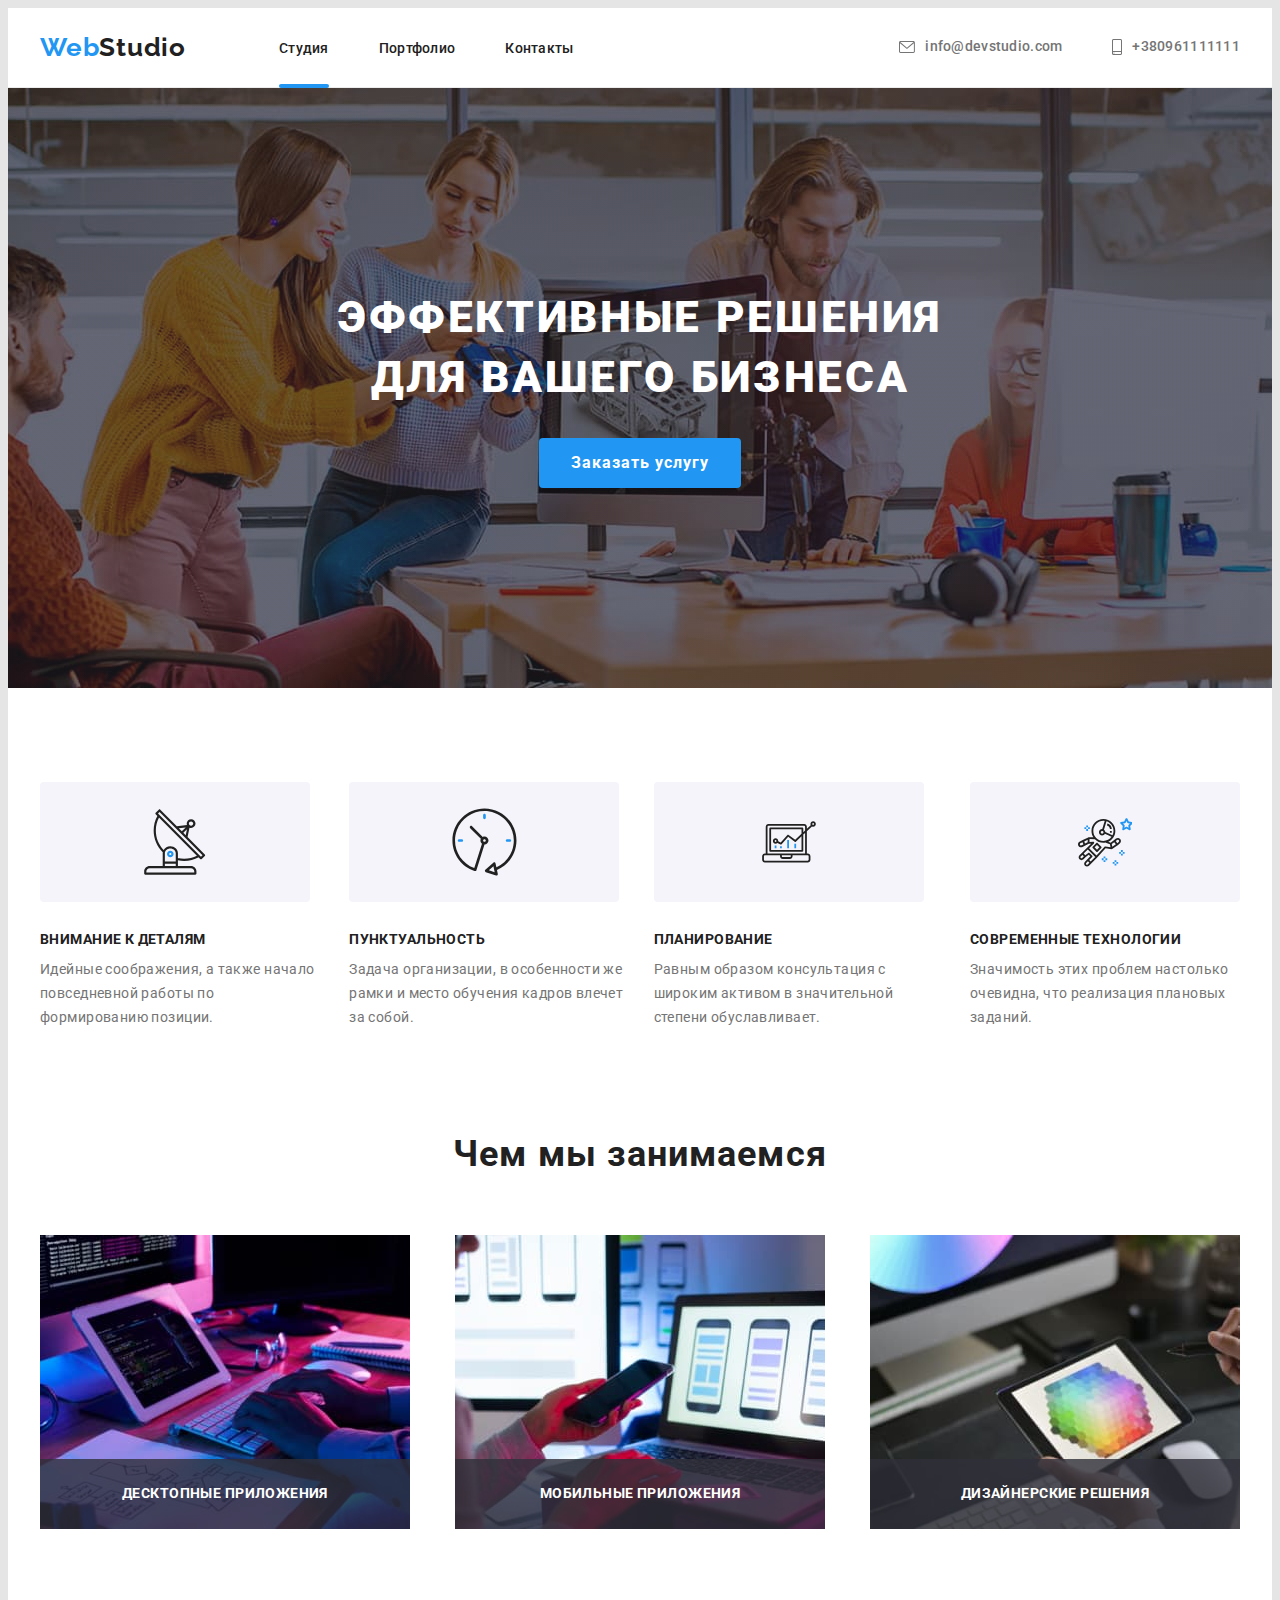
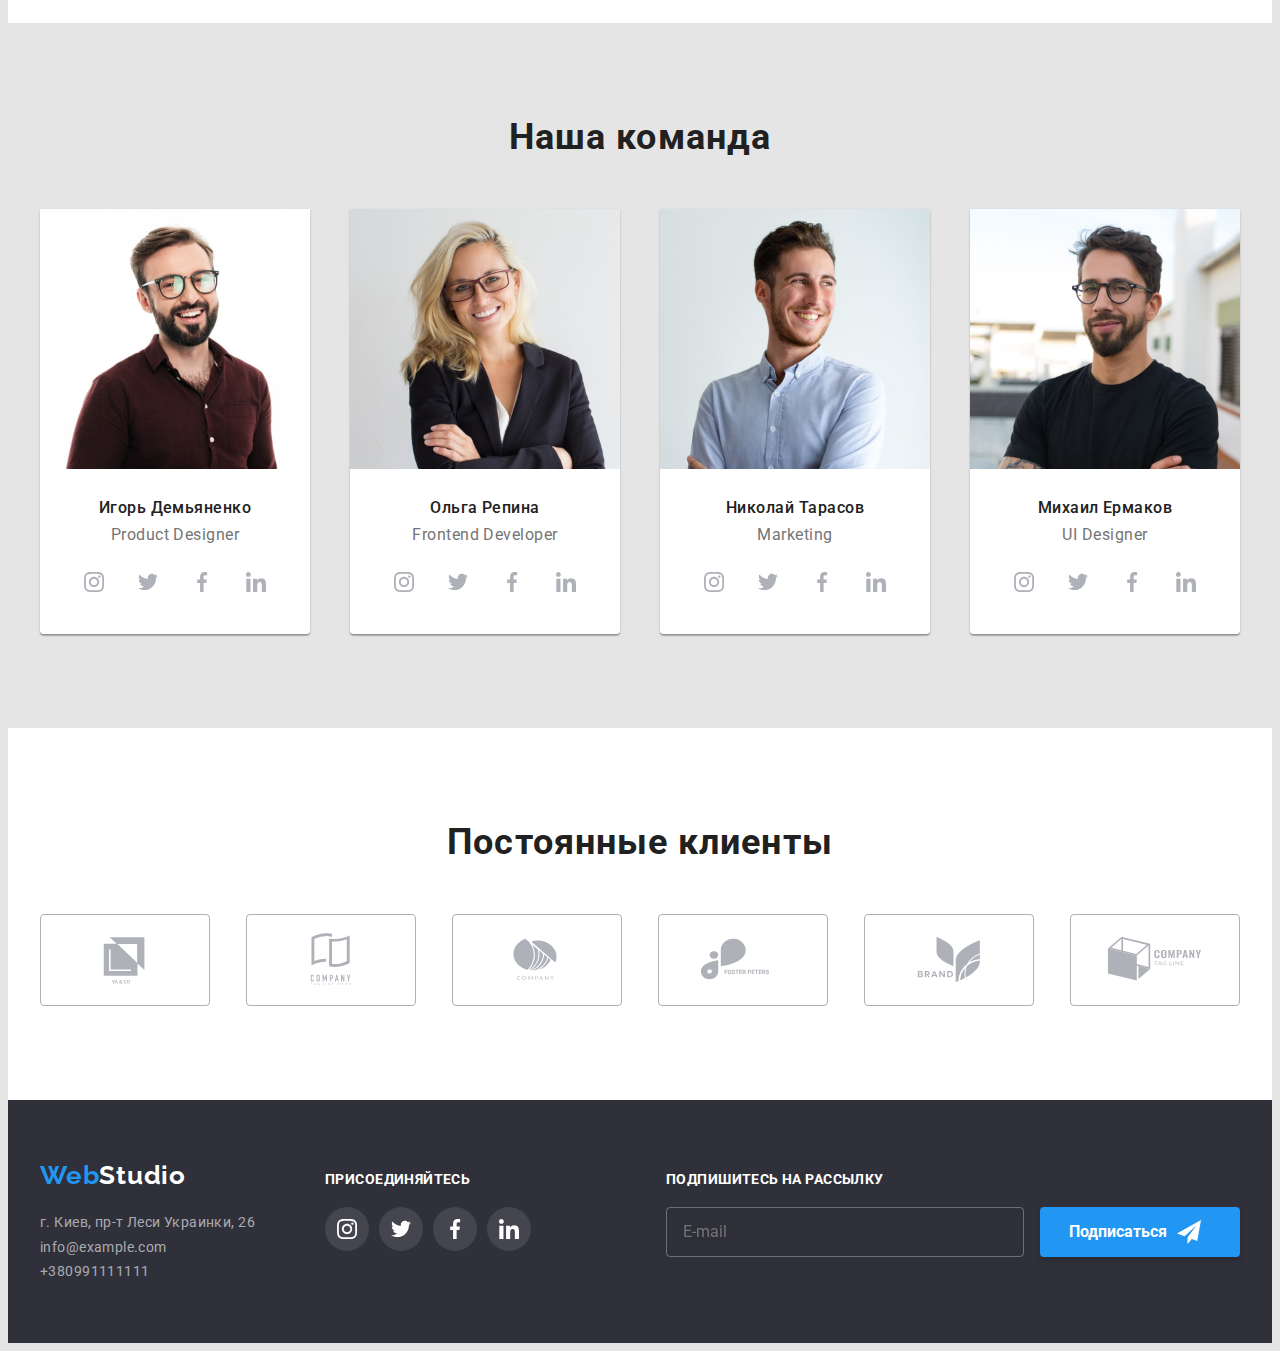
<file: index.html>
<!DOCTYPE html>
<html lang="ru">

<head>
    <meta charset="UTF-8">
    <meta http-equiv="X-UA-Compatible" content="IE=edge">
    <meta name="viewport" content="width=device-width, initial-scale=1.0">
    <link rel="preconnect" href="https://fonts.googleapis.com">
    <link rel="preconnect" href="https://fonts.gstatic.com" crossorigin>
    <link
        href="https://fonts.googleapis.com/css2?family=Raleway:wght@700&family=Roboto:wght@400;500;700;900&display=swap"
        rel="stylesheet">

    <link rel="stylesheet" href="./css/styles.css">
    <title>Document</title>

</head>

<body>
    <header class="header">
        <div class="container header-cont">
            <nav class="header-navigation">
                <a class="link header-logo" href="">Web<span class="letter">Studio</span></a>

                <ul class="list header-list">
                    <li class="header-item"><a class="link header-link active" href="./index.html">Студия</a></li>
                    <li class="header-item"><a class="link header-link" href="./portfolio.html">Портфолио</a></li>
                    <li class="header-item"><a class="link header-link" href="">Контакты</a></li>
                </ul>
            </nav>


            <ul class="list header-contact">
                <li class="header-contact-item"><a class="link header-contact-mail" href="mailto:info@devstudio.com">
                        <svg class="contact-icon" width="16" height="12">
                            <use href="./images/icons.svg#icon-envelope"></use>
                        </svg>


                        info@devstudio.com</a></li>



                <li class="header-contact-item"><a class="link header-contact-phone " href="tel:+380961111111">

                        <svg class="contact-icon" width="10" height="16">
                            <use href="./images/icons.svg#icon-phone"></use>
                        </svg>
                        +380961111111</a>
                </li>
            </ul>



        </div>
    </header>



    <main>

        <section class="hero-sect">




            <h1 class="hero-text">Эффективные решения для вашего бизнеса</h1>


            <button class="btn" type="button" data-modal-open>Заказать услугу</button>



        </section>





        <section class="about section">

            <div class="container">

                <ul class="about-list">

                    <li class="about-item list">

                        <div class="about-card">
                            <svg class="header-so-icon" width="65.32" height="70">

                                <use href="./images/icons.svg#icon-antenna"></use>
                            </svg>
                        </div>
                        <h3 class="about-title">Внимание к деталям</h3>
                        <p class="about-text">Идейные соображения, а также начало повседневной работы по формированию
                            позиции.</p>

                    </li>

                    <li class="about-item list">
                        <div class="about-card">
                            <svg class="header-so-icon" width="66.96" height="70">

                                <use href="./images/icons.svg#icon-clock"></use>
                            </svg>
                        </div>
                        <h3 class="about-title">Пунктуальность</h3>
                        <p class="about-text">Задача организации, в особенности же рамки и место обучения кадров влечет
                            за собой.</p>
                    </li>
                    <li class="about-item list">

                        <div class="about-card">
                            <svg class="header-so-icon" width="70" height="53.69">

                                <use href="./images/icons.svg#icon-diagram"></use>
                            </svg>
                        </div>
                        <h3 class="about-title">Планирование</h3>
                        <p class="about-text">Равным образом консультация с широким активом в значительной степени
                            обуславливает.</p>
                    </li>
                    <li class="about-item list">
                        <div class="about-card">
                            <svg class="header-so-icon" width="54.83" height="60.66">

                                <use href="./images/icons.svg#icon-astronaut"></use>
                            </svg>
                        </div>
                        <h3 class="about-title">Современные технологии</h3>
                        <p class="about-text">Значимость этих проблем настолько очевидна, что реализация плановых
                            заданий.</p>
                    </li>
                </ul>

            </div>

        </section>


        <section class="section about-work">



            <div class="container">

                <h2 class="about-work-title">Чем мы занимаемся</h2>


                <ul class="about-w-list">

                    <li class="about-w-item list">
                        
                    
                    <img src="./images/img1.jpg" alt="Игорь Демьяненко" width="370" height="294">
                    <div class="about-pic-bm">
                        <h4 class="about-pic-text"> Десктопные приложения</h4>
                    </div>
                    
                    
                    </li>
                    <li class="about-w-item list">
                        <img src="./images/img2.jpg" alt="Ольга Репина" width="370" height="294">
                        <div class="about-pic-bm">
                            <h4 class="about-pic-text">Мобильные приложения</h4>
                        </div>
                    </li>
                    <li class="about-w-item list">
                        <img src="./images/img3.jpg" alt="Ольга Репина" width="370" height="294">
                        <div class="about-pic-bm">
                            <h4 class="about-pic-text"> Дизайнерские решения</h4>
                        </div>
                    </li>
                </ul>

            </div>

        </section>

        <section class="comand-sect section">


            <div class="container">

                <h2 class="comand-title">Наша команда</h2>

                <ul class="list comand-list">


                    <li class="comand-item">
                        <article class="card">
                            <div class="card-thumb">
                                <img src="./images/img4.jpg" alt="Игорь Демьяненко" width="270" height="260">
                                <div class="card-content-comand">
                                    <h3 class="comand-text">Игорь Демьяненко</h3>
                                    <p class="comand-pre-text" lang="en">Product Designer</p>
                                    <ul class="social-list list">
                                        <li class="social-item">
                                            <a href="" class="master-so-link">
                                                <svg class="master-so-icon" width="20" height="20">

                                                    <use href="./images/icons.svg#icon-insta"></use>
                                                </svg>

                                            </a>
                                        </li>
                                        <li class="social-item">
                                            <a href="" class="master-so-link">
                                                <svg class="master-so-icon" width="20" height="20">

                                                    <use href="./images/icons.svg#icon-twit"></use>
                                                </svg>

                                            </a>
                                        </li>
                                        <li class="social-item">
                                            <a href="" class="master-so-link">
                                                <svg class="master-so-icon" width="20" height="20">

                                                    <use href="./images/icons.svg#icon-fb"></use>
                                                </svg>

                                            </a>
                                        </li>
                                        <li class="social-item">
                                            <a href="" class="master-so-link">
                                                <svg class="master-so-icon" width="20" height="20">

                                                    <use href="./images/icons.svg#icon-link"></use>
                                                </svg>

                                            </a>
                                    </ul>
                                </div>
                            </div>
                        </article>

                    </li>

                    <li class="comand-item">
                        <article class="card">
                            <div class="card-thumb">
                                <img src="./images/img5.jpg" alt="Ольга Репина" width="270" height="260">
                                <div class="card-content-comand">
                                    <h3 class="comand-text">Ольга Репина</h3>
                                    <p class="comand-pre-text" lang="en">Frontend Developer</p>
                                    <ul class="social-list list">
                                        <li class="social-item">
                                            <a href="" class="master-so-link">
                                                <svg class="master-so-icon" width="20" height="20">

                                                    <use href="./images/icons.svg#icon-insta"></use>
                                                </svg>

                                            </a>
                                        </li>
                                        <li class="social-item">
                                            <a href="" class="master-so-link">
                                                <svg class="master-so-icon" width="20" height="20">

                                                    <use href="./images/icons.svg#icon-twit"></use>
                                                </svg>

                                            </a>
                                        </li>
                                        <li class="social-item">
                                            <a href="" class="master-so-link">
                                                <svg class="master-so-icon" width="20" height="20">

                                                    <use href="./images/icons.svg#icon-fb"></use>
                                                </svg>

                                            </a>
                                        </li>
                                        <li class="social-item">
                                            <a href="" class="master-so-link">
                                                <svg class="master-so-icon" width="20" height="20">

                                                    <use href="./images/icons.svg#icon-link"></use>
                                                </svg>

                                            </a>
                                    </ul>


                                </div>
                            </div>
                        </article>

                    </li>


                    <li class="comand-item">
                        <article class="card">
                            <div class="card-thumb">
                                <img src="./images/img6.jpg" alt="Николай Тарасов" width="270" height="260">
                                <div class="card-content-comand">
                                    <h3 class="comand-text">Николай Тарасов</h3>
                                    <p class="comand-pre-text" lang="en">Marketing</p>
                                    <ul class="social-list list">
                                        <li class="social-item">
                                            <a href="" class="master-so-link">
                                                <svg class="master-so-icon" width="20" height="20">

                                                    <use href="./images/icons.svg#icon-insta"></use>
                                                </svg>

                                            </a>
                                        </li>
                                        <li class="social-item">
                                            <a href="" class="master-so-link">
                                                <svg class="master-so-icon" width="20" height="20">

                                                    <use href="./images/icons.svg#icon-twit"></use>
                                                </svg>

                                            </a>
                                        </li>
                                        <li class="social-item">
                                            <a href="" class="master-so-link">
                                                <svg class="master-so-icon" width="20" height="20">

                                                    <use href="./images/icons.svg#icon-fb"></use>
                                                </svg>

                                            </a>
                                        </li>
                                        <li class="social-item">
                                            <a href="" class="master-so-link">
                                                <svg class="master-so-icon" width="20" height="20">

                                                    <use href="./images/icons.svg#icon-link"></use>
                                                </svg>

                                            </a>
                                    </ul>
                                </div>
                            </div>
                        </article>

                    </li>


                    <li class="comand-item">
                        <article class="card">
                            <div class="card-thumb">
                                <img src="./images/img7.jpg" alt="Михаил Ермаков" width="270" height="260">
                                <div class="card-content-comand">
                                    <h3 class="comand-text">Михаил Ермаков</h3>
                                    <p class="comand-pre-text" lang="en">UI Designer</p>
                                    <ul class="social-list list">
                                        <li class="social-item">
                                            <a href="" class="master-so-link">
                                                <svg class="master-so-icon" width="20" height="20">

                                                    <use href="./images/icons.svg#icon-insta"></use>
                                                </svg>

                                            </a>
                                        </li>
                                        <li class="social-item">
                                            <a href="" class="master-so-link">
                                                <svg class="master-so-icon" width="20" height="20">

                                                    <use href="./images/icons.svg#icon-twit"></use>
                                                </svg>

                                            </a>
                                        </li>
                                        <li class="social-item">
                                            <a href="" class="master-so-link">
                                                <svg class="master-so-icon" width="20" height="20">

                                                    <use href="./images/icons.svg#icon-fb"></use>
                                                </svg>

                                            </a>
                                        </li>
                                        <li class="social-item">
                                            <a href="" class="master-so-link">
                                                <svg class="master-so-icon" width="20" height="20">

                                                    <use href="./images/icons.svg#icon-link"></use>
                                                </svg>

                                            </a>
                                    </ul>
                                </div>
                            </div>
                        </article>

                    </li>

                </ul>

            </div>



        </section>

        <section class="section">
            <div class="container">

                <h2 class="kl-text">Постоянные клиенты</h2>
                <ul class="kl-list list">
                    <li class="kl-item">
                        <a href="" class="kl-link">
                            <svg class="kl-so-icon" width="106" height="60">

                                <use href="./images/icons.svg#icon-Logo"></use>
                            </svg>
                        </a>
                    </li>

                    <li class="kl-item">
                        <a href="" class="kl-link">
                            <svg class="kl-so-icon" width="106" height="60">

                                <use href="./images/icons.svg#icon-Logo1"></use>
                            </svg>
                        </a>
                    </li>
                    <li class="kl-item">
                        <a href="" class="kl-link">
                            <svg class="kl-so-icon" width="106" height="60">

                                <use href="./images/icons.svg#icon-Logo2"></use>
                            </svg>
                        </a>
                    </li>
                    <li class="kl-item">
                        <a href="" class="kl-link">
                            <svg class="kl-so-icon" width="106" height="60">

                                <use href="./images/icons.svg#icon-Logo3"></use>
                            </svg>
                        </a>
                    </li>
                    <li class="kl-item">
                        <a href="" class="kl-link">
                            <svg class="kl-so-icon" width="106" height="60">

                                <use href="./images/icons.svg#icon-Logo4"></use>
                            </svg>
                        </a>
                    </li>
                    <li class="kl-item">
                        <a href="" class="kl-link">
                            <svg class="kl-so-icon" width="106" height="60">

                                <use href="./images/icons.svg#icon-Logo5"></use>
                            </svg>
                        </a>
                    </li>
                </ul>
            </div>
        </section>


    </main>
    <footer class="footer">

        <div class="container footer-cont">

            <div class="footer-l">
                <a class="link footer-logo" href="">Web<span class="letter-f">Studio</span></a>


                <address class="footer-adress">

                    <ul class="list adress-list">
                        <li class="fotter-contact-item"><a class="link footer-contact-adress"
                                href="https://goo.gl/maps/qbF5qeyJRF77j8v56" target="_blank"
                                rel="noopener noreferrer">г. Киев, пр-т
                                Леси Украинки, 26</a></li>
                        <li class="fotter-contact-item"><a class="link footer-contact-mail"
                                href="mailto:info@example.com">info@example.com</a></li>
                        <li class="fotter-contact-item"><a class="link footer-contact-phone"
                                href="tel:+380991111111">+380991111111</a>
                        </li>
                    </ul>


                </address>
            </div>

            <div class="footer-r">
                <h3 class="pris">присоединяйтесь</h3>
                <ul class="f-social-list list">
                    <li class="f-social-item">
                        <a href="" class="f-master-so-link">
                            <svg class="f-master-so-icon" width="20" height="20">

                                <use href="./images/icons.svg#icon-insta"></use>
                            </svg>
                        </a>
                    </li>
                    <li class="f-social-item">
                        <a href="" class="f-master-so-link">
                            <svg class="f-master-so-icon" width="20" height="20">

                                <use href="./images/icons.svg#icon-twit"></use>
                            </svg>
                        </a>
                    </li>
                    <li class="f-social-item">
                        <a href="" class="f-master-so-link">
                            <svg class="f-master-so-icon" width="20" height="20">

                                <use href="./images/icons.svg#icon-fb"></use>
                            </svg>
                        </a>
                    </li>
                    <li class="f-social-item">
                        <a href="" class="f-master-so-link">
                            <svg class="f-master-so-icon" width="20" height="20">

                                <use href="./images/icons.svg#icon-link"></use>
                            </svg>
                        </a>
                    </li>
                </ul>
            </div>

            <div class="sub-cont">
                <p class="sub-text">Подпишитесь на рассылку</p>
            
                <form class="sub-form">
                    
                    <input type="email" class="sub-form-input" id="user-email" name="user-email"  placeholder="E-mail" required/>
                    
                    <button type="submit" class="sub-btn">Подписаться
                        <svg class="sub-but-svg" width="24" height="24"> 
                            <use href="./images/icons.svg#icon-icon-send"></use></svg>
                        </button>
                        </form>
                        </div>
                        
                    
                   
            
            
           
        </div>


  
      

    </footer>
    <div class="backdrop is-hidden" data-modal>

        <div class="modal">
            <button type="button" class="modal-close" data-modal-close>
                <svg class="modal-close-icon" width="18" height="18">
                    <use href="./images/icons.svg#icon-close"></use>
                </svg>
            </button>
            <p class="modal-title">Оставьте свои данные, мы вам перезвоним</p>

            <form action="#" class="modal-form">

                <div class="modal-field">
                <label for="user-name" class="modal-label-text">Имя</label>
                <div class="input-wrap">
                <input type="text" 
                id="user-name"
                name="user-name"
                class="modal-form-input"
                required
                />
                <svg class="sub-but-icon" width="18" height="18">
                    <use href="./images/icons.svg#icon-person-black-18dp-1">
                
                    </use>
                </svg>
                </div>

                </div>



                <div class="modal-field">
                
                <label for="user-tel" class="modal-label-text">Телефон</label>
                <div class="input-wrap">
                <input type="text" 
                id="user-tel"
                 name="user-tel"
                class="modal-form-input"
                required />
                <svg class="sub-but-icon" width="18" height="18">
                    <use href="./images/icons.svg#icon-phone-black-18dp-1">
                
                    </use>
                </svg>
                </div>
                
                </div>

                <div class="modal-field">
                <label for="user-email" class="modal-label-text">Почта</label>
            
                <div class="input-wrap">
                <input type="text" class="modal-form-input" id="user-text" name="user-text" required/>
            <svg class="sub-but-icon" width="18" height="18">
                <use href="./images/icons.svg#icon-email-black-18dp-1">
            
                </use>
            </svg>
            </div>
            </div>


                <div class="modal-field">
                    <label for="koment" class="modal-label-text">Комментарий</label>
                    <textarea name="koment" id="koment" class="koment-area"
                    placeholder ="Введите текст" ></textarea>
                    
                </div>


    
                <div class="modal-field">
                    <label for="policy" class="policy-label">
                        <input type="checkbox" name="policy" id="policy" class="inp-policy">
                
                        <span class="chek-item">
                            <svg class="chek-vector" width="11" height="8">
                                <use href="./images/icons.svg#icon-cheic">
                
                                </use>
                            </svg>
                        </span>Соглашаюсь с рассылкой и принимаю <span class="inp-chek">Условия договора</span>
                    </label>
                </div>

                <button type="submit" class="modal-btn">Отправить</button>
                
                  
                
                
                
               

                
            </form>

        </div>
    </div>
    <script src="./js/modal.js"></script>
</body>

</html>
</file>
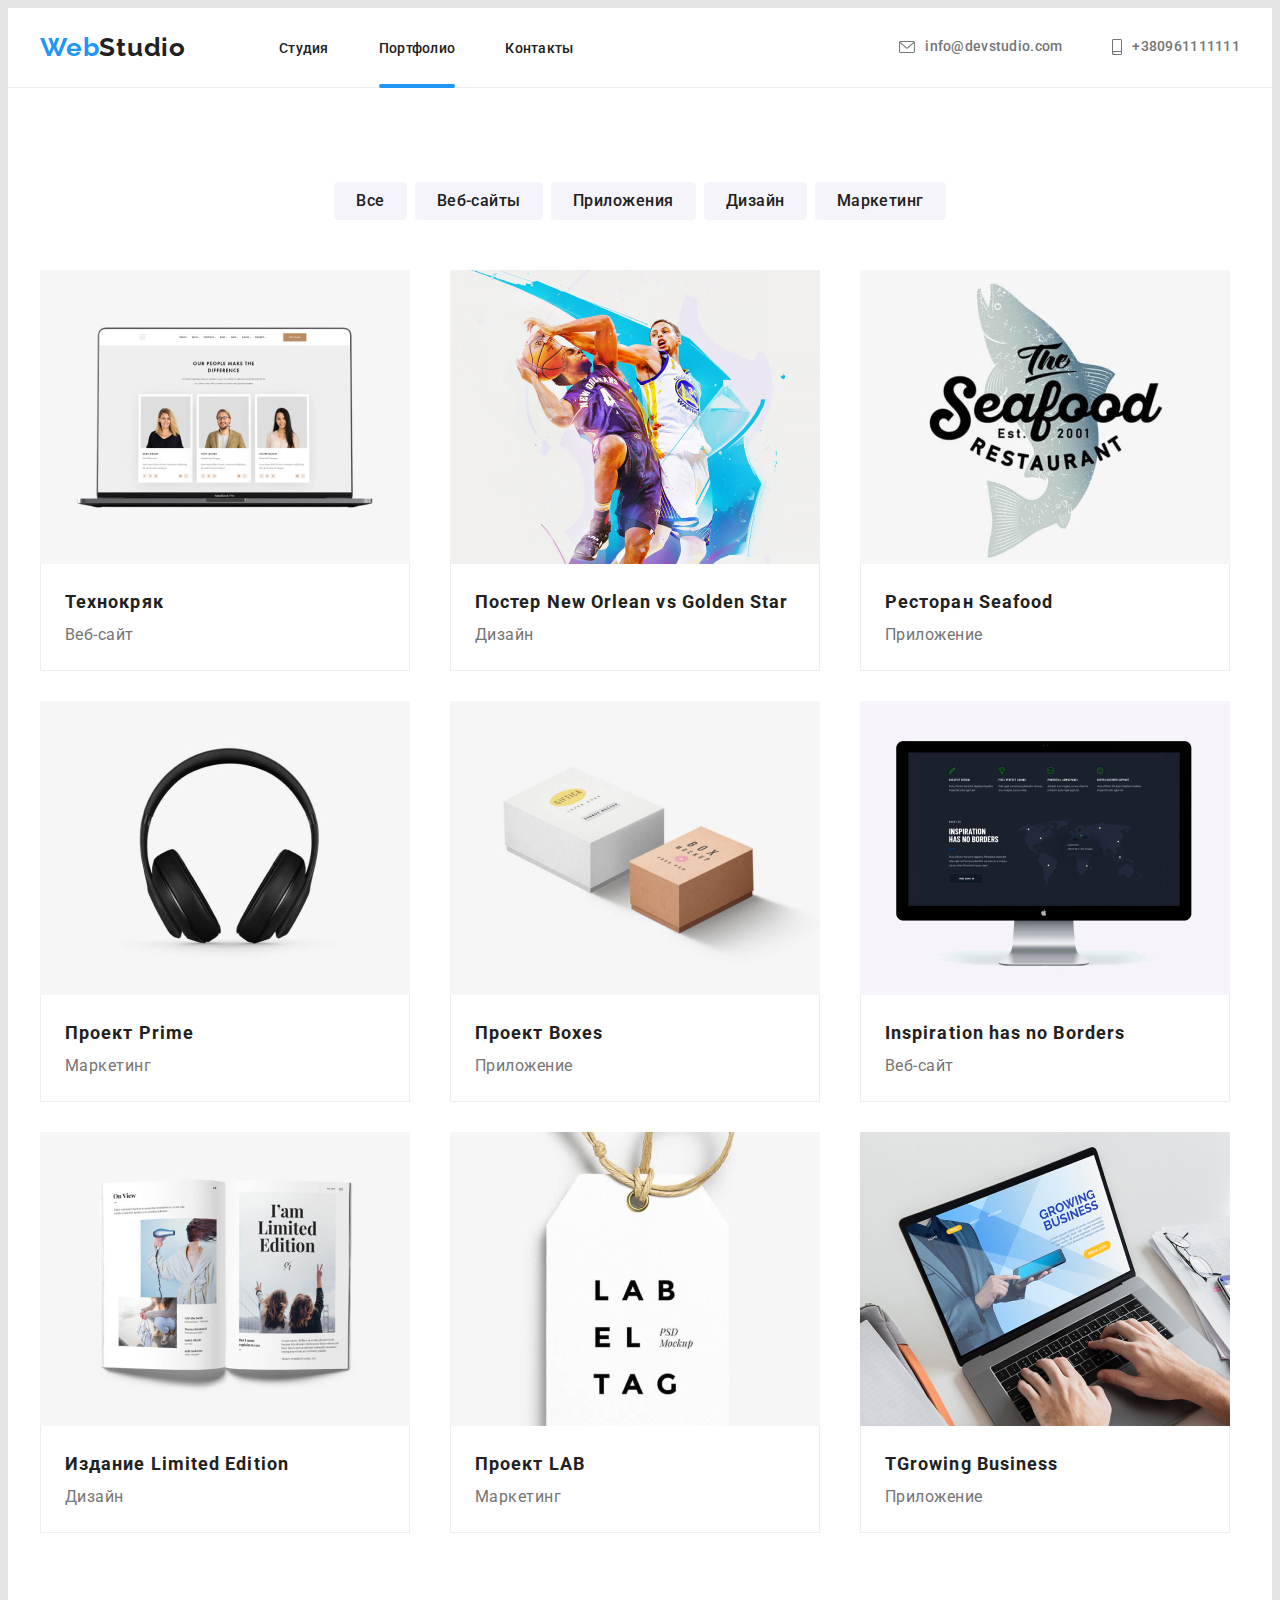
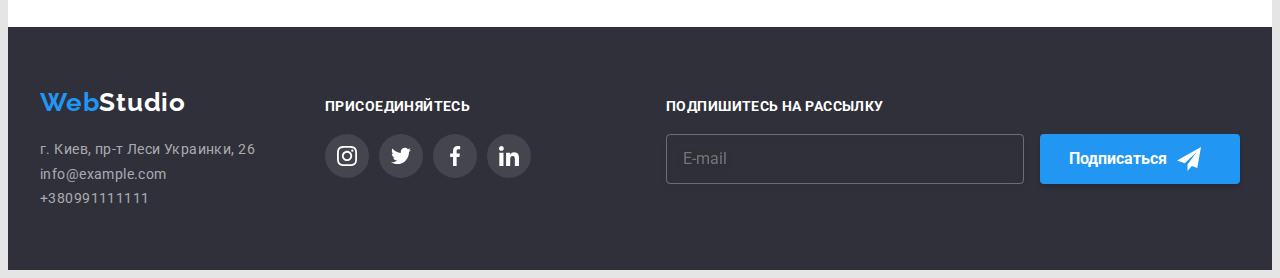
<file: portfolio.html>
<!DOCTYPE html>
<html lang="ru">
<head>
    <meta charset="UTF-8">
    <meta http-equiv="X-UA-Compatible" content="IE=edge">
    <meta name="viewport" content="width=device-width, initial-scale=1.0">
    <title>Document</title>
    <link rel="preconnect" href="https://fonts.googleapis.com">
    <link rel="preconnect" href="https://fonts.gstatic.com" crossorigin>
    <link href="https://fonts.googleapis.com/css2?family=Raleway:wght@700&family=Roboto:wght@400;500;700;900&display=swap" rel="stylesheet">
    <link rel="stylesheet" href="https://cdnjs.cloudflare.com/ajax/libs/modern-normalize/1.1.0/modern-normalize.min.css"
        integrity="sha512-wpPYUAdjBVSE4KJnH1VR1HeZfpl1ub8YT/NKx4PuQ5NmX2tKuGu6U/JRp5y+Y8XG2tV+wKQpNHVUX03MfMFn9Q=="
        crossorigin="anonymous" referrerpolicy="no-referrer" />
    <link rel="stylesheet" href="./css/styles.css">

</head>
<body>
<header class="header">
    <div class="container header-cont">
        <nav class="header-navigation">
            <a class="link header-logo" href="">Web<span class="letter">Studio</span></a>

            <ul class="list header-list">
                <li class="header-item"><a class="link header-link" href="./index.html">Студия</a></li>
                <li class="header-item"><a class="link header-link active" href="./portfolio.html">Портфолио</a></li>
                <li class="header-item"><a class="link header-link" href="">Контакты</a></li>
            </ul>
        </nav>


        <ul class="list header-contact">
            <li class="header-contact-item"><a class="link header-contact-mail" href="mailto:info@devstudio.com">
                    <svg class="contact-icon" width="16" height="12">
                        <use href="./images/icons.svg#icon-envelope">
                    </svg>


                    info@devstudio.com</a></li>



            <li class="header-contact-item"><a class="link header-contact-phone " href="tel:+380961111111">

                    <svg class="contact-icon" width="10" height="16">
                        <use href="./images/icons.svg#icon-phone">
                    </svg>
                    +380961111111</a>
            </li>
        </ul>



    </div>
</header>
 <main> 
     <section class="section">
        <div class="container">
        
<ul class="list btn-list">
    <li class="btn-filter-item"><button class="btn-fil" type="button">Все</button></li>
    <li class="btn-filter-item"><button class="btn-fil" type="button">Веб-сайты</button></li>
    <li class="btn-filter-item"><button class="btn-fil" type="button">Приложения</button></li>
    <li class="btn-filter-item"><button class="btn-fil" type="button">Дизайн</button></li>
    <li class="btn-filter-item"><button class="btn-fil" type="button">Маркетинг</button></li>
</ul>




    
<ul class="list menu-list">
    <li class="menu-item"> 
        

        <article class="card-po">
            <a class="card-link link" href="">
            <div class="card-thumb-po">
                <div class="div-pic">
                <img src="./images/1.jpg" width="370" height="294">
                <p class="portfo-top-text">Технокряк это современная площадка распространения коронавируса. Компании используют эту платформу для цифрового
                шпионажа и атак на защищённые сервера конкурентов.</p></div>
            
            <div class="card-content">
                <h3 class="menu-title">Технокряк</h3>
            <p class="menu-text">Веб-сайт</p>
        </div>
        </div>
        </a>
        </article>
   
        
        
        
    </li>

        <li class="menu-item">
            
            <article class="card-po">
                <a class="card-link link" href="">
                
            <div class="card-thumb-po">
                <div class="div-pic">
                
            <img src="./images/2.jpg" width="370" height="294">
            <p class="portfo-top-text">Технокряк это современная площадка распространения коронавируса. Компании используют эту
                платформу для цифрового
                шпионажа и атак на защищённые сервера конкурентов.</p></div>
                
            
            <div class="card-content">
                <h3 class="menu-title">Постер New Orlean vs Golden Star</h3>
                <p class="menu-text">Дизайн</p>
                </div>
            
            </div>
            </a>
            </article>
            
            </li>


            <li class="menu-item">
                
                <article class="card-po">
                    <a class="card-link link" href="">
                    <div class="card-thumb-po">
                        <div class="div-pic">
                         <img src="./images/3.jpg" width="370" height="294">
                        <p class="portfo-top-text">Технокряк это современная площадка распространения коронавируса. Компании используют эту
                        платформу для цифрового
                        шпионажа и атак на защищённые сервера конкурентов.</p>
                        
                        </div>
                        <div class="card-content">
                            <h3 class="menu-title">Ресторан Seafood</h3>
                            <p class="menu-text">Приложение</p>
                        </div>
            
                    </div>
                    </a>
                </article>
               
                
            </li>
            
                <li class="menu-item">
                   
                    <article class="card-po">
                        <a class="card-link link" href="">
                        <div class="card-thumb-po">
                            <div class="div-pic">
                           <img src="./images/4.jpg" width="370" height="294">
                            <p class="portfo-top-text">Технокряк это современная площадка распространения коронавируса. Компании используют эту
                                платформу для цифрового
                                шпионажа и атак на защищённые сервера конкурентов.</p>
                              </div>

                            <div class="card-content">
                                <h3 class="menu-title">Проект Prime</h3>
                                <p class="menu-text">Маркетинг</p>
                            </div>
                
                        </div>
                    </a>
                    </article>

                    
                </li>


                <li class="menu-item">
                    
                    <article class="card-po">
                        <a class="card-link link" href="">
                        <div class="card-thumb-po">
                            <div class="div-pic">
                            <img src="./images/5.jpg" width="370" height="294">
                            <p class="portfo-top-text">Технокряк это современная площадка распространения коронавируса. Компании используют эту
                                платформу для цифрового
                                шпионажа и атак на защищённые сервера конкурентов.</p>


                              </div>

                            <div class="card-content">
                                <h3 class="menu-title">Проект Boxes</h3>
                                <p class="menu-text">Приложение</p>
                            </div>
                
                        </div>
                        </a>
                    </article>
                    
                </li>


<li class="menu-item">
  
    <article class="card-po">
        <a class="card-link link" href="">
        <div class="card-thumb-po">
            <div class="div-pic">
           <img src="./images/6.jpg" width="370" height="294">
    <p class="portfo-top-text">Технокряк это современная площадка распространения коронавируса. Компании используют эту
        платформу для цифрового
        шпионажа и атак на защищённые сервера конкурентов.</p>
        </div>
            <div class="card-content">
                <h3 class="menu-title">Inspiration has no Borders</h3>
                <p class="menu-text">Веб-сайт</p>
            </div>

        </div>
        </a>
    </article>
   
</li>

<li class="menu-item">
    
<article class="card-po">
    <a class="card-link link" href="">
    <div class="card-thumb-po">
        <div class="div-pic">
       <img src="./images/7.jpg" width="370" height="294">
    <p class="portfo-top-text">Технокряк это современная площадка распространения коронавируса. Компании используют эту
        платформу для цифрового
        шпионажа и атак на защищённые сервера конкурентов.</p>


        </div>
        <div class="card-content">
            <h3 class="menu-title">Издание Limited Edition</h3>
            <p class="menu-text">Дизайн</p>
        </div>

    </div>
    </a>
</article>

</li>

<li class="menu-item">
   
    <article class="card-po">
        <a class="card-link link" href="">
        <div class="card-thumb-po">
            <div class="div-pic">
            <img src="./images/8.jpg" width="370" height="294">
        <p class="portfo-top-text">Технокряк это современная площадка распространения коронавируса. Компании используют эту
            платформу для цифрового
            шпионажа и атак на защищённые сервера конкурентов.</p>
        
        </div>
            <div class="card-content">
                <h3 class="menu-title">Проект LAB</h3>
                <p class="menu-text">Маркетинг</p>
            </div>

        </div>
        </a>
    </article>
    
</li>

    <li class="menu-item">
        
        <article class="card-po">
            <a class="card-link link" href="">
            <div class="card-thumb-po">

                <div class="div-pic">
              <img src="./images/9.jpg" width="370" height="294">
                <p class="portfo-top-text">Технокряк это современная площадка распространения коронавируса. Компании используют эту
                    платформу для цифрового
                    шпионажа и атак на защищённые сервера конкурентов.</p>
            
            </div>
                <div class="card-content">
                    <h3 class="menu-title">ТGrowing Business</h3>
                    <p class="menu-text">Приложение</p>
                </div>
    
            </div>
            </a>
        </article>
       
    </li>

                        
                           


                                 
</ul>
</div>
</section>
</main>
<footer class="footer">

    <div class="container footer-cont">

        <div class="footer-l">
            <a class="link footer-logo" href="">Web<span class="letter-f">Studio</span></a>


            <address class="footer-adress">

                <ul class="list adress-list">
                    <li class="fotter-contact-item"><a class="link footer-contact-adress"
                            href="https://goo.gl/maps/qbF5qeyJRF77j8v56" target="_blank" rel="noopener noreferrer">г.
                            Киев, пр-т
                            Леси Украинки, 26</a></li>
                    <li class="fotter-contact-item"><a class="link footer-contact-mail"
                            href="mailto:info@example.com">info@example.com</a></li>
                    <li class="fotter-contact-item"><a class="link footer-contact-phone"
                            href="tel:+380991111111">+380991111111</a>
                    </li>
                </ul>


            </address>
        </div>

        <div class="footer-r">
            <h3 class="pris">присоединяйтесь</h3>
            <ul class="f-social-list list">
                <li class="f-social-item">
                    <a href="" class="f-master-so-link">
                        <svg class="f-master-so-icon" width="20" height="20">

                            <use href="./images/icons.svg#icon-insta"></use>
                        </svg>
                    </a>
                </li>
                <li class="f-social-item">
                    <a href="" class="f-master-so-link">
                        <svg class="f-master-so-icon" width="20" height="20">

                            <use href="./images/icons.svg#icon-twit"></use>
                        </svg>
                    </a>
                </li>
                <li class="f-social-item">
                    <a href="" class="f-master-so-link">
                        <svg class="f-master-so-icon" width="20" height="20">

                            <use href="./images/icons.svg#icon-fb"></use>
                        </svg>
                    </a>
                </li>
                <li class="f-social-item">
                    <a href="" class="f-master-so-link">
                        <svg class="f-master-so-icon" width="20" height="20">

                            <use href="./images/icons.svg#icon-link"></use>
                        </svg>
                    </a>
                </li>
            </ul>
        </div>

        <div class="sub-cont">
            <p class="sub-text">Подпишитесь на рассылку</p>

            <form action="#" class="sub-form">

                <input type="email" id="user-email" name="user-email" class="sub-form-input" placeholder="E-mail"
                    required />

                <button type="submit" class="sub-btn">Подписаться
                    <svg class="sub-but-svg" width="24" height="24">
                        <use href="./images/icons.svg#icon-icon-send"></use>
                    </svg></button>


        </div>

        </form>
    </div>





</footer>


</body>

</html>
</file>
<file: css/styles.css>
:root {
  --main-title-color: #ffffff;
  --second-title-color: #212121;
  --main-text-color: #757575;
  --opacity-color: rgba(255, 255, 255, 0.6);
  --accent-color: #2196f3;
  --heder-bg-color: #ffffff;
  --bacik-bg-color: #e5e5e5;
  --second-bg-color: #2f303a;
  --tomato-outline: tomato;
}

p,
h1,
h2,
h3,
h4,
h5,
h6 {
  margin: 0;
}

ul {
  margin: 0;
  padding: 0;
}

img {
  display: block;
  max-width: 100%;
}

.container {
  width: 1200px;

  margin: 0 auto;
  padding-left: 15px;
  padding-right: 15px;
}

body {
  font-family: "Roboto", sans-serif;
  background-color: var(--bacik-bg-color);
}

.link {
  text-decoration: none;
}

.list {
  list-style: none;
}

.section {
  padding-top: 94px;
  padding-bottom: 94px;

  background: var(--heder-bg-color);
}

/*---------------------header-------------------------------*/

.header-contact-phone:hover .contact-icon,
.header-contact-phone:focus .contact-icon {
  fill: var(--accent-color);
}

.header-contact-mail:hover .contact-icon,
.header-contact-mail:focus .contact-icon {
  fill: var(--accent-color);
}
.header-contact-phone:hover,
.header-contact-phone:focus {
  color: var(--accent-color);
}
.header-contact-mail:hover,
.header-contact-mail:focus {
  color: var(--accent-color);
}

.header-contact-item {
  display: flex;
}

.contact-icon {
  margin-right: 10px;
  fill: var(--main-text-color);
  transition: fill 250ms cubic-bezier(0.4, 0, 0.2, 1);
}

.header-cont {
  display: flex;
  padding-top: 24px;
  padding-bottom: 24px;
}

.header-list {
  display: flex;
  margin-right: 93px;
  display: flex;
}

.header-navigation {
  display: flex;
  align-items: center;
}
.header-contact {
  display: flex;
  align-items: center;
  margin-left: auto;
  margin-right: 0;
}

.header-item:not(:last-child) {
  margin-right: 50px;
}

.header-contact-item:not(:last-child) {
  margin-right: 30px;
}

.header {
  background-color: var(--heder-bg-color);
  border-bottom: solid 2px var(--main-title-color);
  border-bottom: 1px solid #ececec;
}

.header-contact-item:not(:last-child) {
  margin-right: 50px;
}
.header-logo {
  font-family: Raleway;
  font-style: normal;
  font-weight: bold;
  font-size: 26px;
  line-height: 1.19;

  letter-spacing: 0.03em;
  color: var(--accent-color);
  margin-right: 93px;
}
.letter {
  font-family: Raleway;
  font-style: normal;
  font-weight: bold;
  font-size: 26px;
  line-height: 1.19;

  letter-spacing: 0.03em;
  color: var(--second-title-color);
}

.header-link {
  font-weight: 500;
  font-size: 14px;
  line-height: 1.14;
  letter-spacing: 0.02em;
  color: var(--second-title-color);
  position: relative;
  transition: color 250ms cubic-bezier(0.4, 0, 0.2, 1);
}
.header-link:hover {
  color: var(--accent-color);
}
.header-link.active::after {
  content: "";
  width: 100%;
  height: 4px;
  background: var(--accent-color);
  border-radius: 2px;
  position: absolute;
  display: block;
  bottom: -32px;
  left: 0;
}

.header-contact-phone {
  font-weight: 500;
  font-size: 14px;
  line-height: 1.14;
  letter-spacing: 0.02em;
  text-decoration: none;
  transition: color 0.2s linear;
  color: var(--main-text-color);
  display: flex;
  align-items: center;
  transition: color 250ms cubic-bezier(0.4, 0, 0.2, 1);
}

.header-contact-mail {
  font-weight: 500;
  font-size: 14px;
  line-height: 1.14;
  letter-spacing: 0.02em;
  text-decoration: none;
  transition: color 0.2s linear;
  color: var(--main-text-color);
  display: flex;
  align-items: center;
  transition: color 250ms cubic-bezier(0.4, 0, 0.2, 1);
}

/*---------------------filter-------------------------------*/
.btn-fil {
  font-family: inherit;
  font-style: normal;
  font-weight: 500;
  font-size: 16px;
  line-height: 1.62;

  color: var(--second-title-color);
  background-color: #f5f4fa;
  text-align: center;
  letter-spacing: 0.03em;
  padding-top: 6px;
  padding-bottom: 6px;
  padding-left: 22px;
  padding-right: 22px;
  border: 0cm;
  border-radius: 4px;
  transition: background-color 250ms cubic-bezier(0.4, 0, 0.2, 1);
}

.btn-fil:hover,
.btn-fil:active {
  color: var(--main-title-color);
  background-color: #2196f3;
  box-shadow: 0px 1px 1px rgba(0, 0, 0, 0.12), 0px 4px 4px rgba(0, 0, 0, 0.06),
    1px 4px 6px rgba(0, 0, 0, 0.16);
}

.btn-fil:focus {
  color: var(--main-title-color);
  background-color: #2196f3;
  box-shadow: 0px 1px 1px rgba(0, 0, 0, 0.12), 0px 4px 4px rgba(0, 0, 0, 0.06),
    1px 4px 6px rgba(0, 0, 0, 0.16);
}

.btn-fil {
  cursor: pointer;
}

.filter-item {
  display: flex;
  align-items: center;
}

.btn-list {
  display: flex;

  margin-left: auto;
  margin-right: auto;
  margin-bottom: 56px;

  margin-left: auto;
  margin-right: auto;
  align-items: center;
  justify-content: center;
  margin-bottom: 50px;
}

.btn-filter-item:not(:last-child) {
  margin-right: 8px;
}

.menu-list {
  display: flex;
  flex-wrap: wrap;
  padding: 0;
  margin: 0;
  list-style: none;
  margin-top: -30px;
  margin-left: -30px;
}

.menu-list > .menu-item {
  flex-basis: calc(100% / 3 - 30px);
  margin-top: 30px;
  margin-left: 30px;
}

.card-po {
  display: flex;
}

.card-content {
  padding-top: 20px;
  padding-right: 24px;
  padding-bottom: 20px;
  padding-left: 24px;
  border-left: solid 1px #eeeeee;
  border-right: solid 1px #eeeeee;
  border-bottom: solid 1px #eeeeee;
}

.menu-title {
  font-weight: bold;
  font-size: 18px;
  line-height: 2;
  /* identical to box height, or 200% */

  letter-spacing: 0.06em;

  color: var(--second-title-color);
}

.menu-text {
  font-weight: normal;
  font-size: 16px;
  line-height: 1.87;
  /* identical to box height, or 187% */

  letter-spacing: 0.03em;

  color: var(--main-text-color);
}

.card-link {
  cursor: pointer;
}

.card-link {
  display: block;
}

.card-link:hover,
.card-link:focus {
  box-shadow: 0px 1px 1px rgba(0, 0, 0, 0.12), 0px 4px 4px rgba(0, 0, 0, 0.06),
    1px 4px 6px rgba(0, 0, 0, 0.16);
}

.portfo-top-text {
  position: absolute;
  top: 0%;
  left: 0;
  background-color: rgba(33, 150, 243, 0.9);
  padding-top: 63px;
  padding-right: 24px;
  padding-bottom: 63px;
  padding-left: 24px;
  font-family: Roboto;
  font-style: normal;
  font-weight: normal;
  font-size: 18px;
  line-height: 1.56;

  letter-spacing: 0.03em;

  color: var(--main-title-color);
  transform: translateY(100%);
  transition: transform 250ms cubic-bezier(0.4, 0, 0.2, 1);
}

.card-link:hover .portfo-top-text,
.card-link:focus .portfo-top-text {
  transform: translatey(0%);
}

.div-pic {
  position: relative;
  overflow: hidden;
}
/*---------------------hero-------------------------------*/
/*---------------------hero 23-11-------------------------------*/
.hero-sect {
  text-align: center;
  max-width: 1600px;

  background-color: var(--second-bg-color);
  background-image: linear-gradient(
      rgba(47, 48, 58, 0.4),
      rgba(47, 48, 58, 0.4)
    ),
    url(../images/bg.jpg);

  background-repeat: no-repeat;
  background-position: center;
  block-size: cover;
  margin-left: auto;
  margin-right: auto;
  padding-top: 200px;
  padding-bottom: 200px;
}
/*---------------------hero 23-11-------------------------------*/

.hero-text {
  width: 696px;
  font-weight: 900;
  font-size: 44px;
  line-height: 1.36;

  text-align: center;
  letter-spacing: 0.06em;
  text-transform: uppercase;

  color: var(--main-title-color);
  margin-right: auto;
  margin-left: auto;
}

.btn-item:hover {
  background-color: var(--accent-color);
}

.btn {
  display: inline-block;
  font-family: inherit;
  font-weight: bold;
  font-size: 16px;
  line-height: 1.9;

  display: flex;
  align-items: center;
  text-align: center;
  letter-spacing: 0.06em;

  color: var(--main-title-color);
  background-color: var(--accent-color);
  margin-right: auto;
  margin-left: auto;
  margin-top: 30px;
  border-radius: 4px;
  box-shadow: 0px 4px 4px rgba(0, 0, 0, 0.15);
  border: 0cm;
  padding-top: 10px;
  padding-bottom: 10px;
  padding-left: 32px;
  padding-right: 32px;
}

.btn {
  cursor: pointer;
  font-family: inherit;
}

/*---------------------about-------------------------------*/
.about-card {
  width: 270px;
  height: 120px;

  background: #f5f4fa;
  border-radius: 4px;
  margin-bottom: 30px;
  display: flex;
  align-items: center;
  justify-content: center;
}

.about {
  background-color: var(--heder-bg-color);
  padding-bottom: 0px;
}

.about-title {
  display: flex;
  font-weight: bold;
  font-size: 14px;
  line-height: 1.14;
  letter-spacing: 0.03em;
  text-transform: uppercase;

  color: var(--second-title-color);
  margin-bottom: 10px;
}
.about-text {
  display: flex;
  font-weight: normal;
  font-size: 14px;
  line-height: 1.71;
  /* or 171% */

  letter-spacing: 0.03em;

  color: var(--main-text-color);
}

.about-list {
  display: flex;
  justify-content: space-between;
}
.about-item:not(:last-child) {
  margin-right: 30px;
}

/*---------------------about-work-------------------------------*/

.about-work-title {
  font-weight: bold;
  font-size: 36px;
  line-height: 1.7;
  text-align: center;
  letter-spacing: 0.03em;

  color: var(--second-title-color);
  margin-bottom: 50px;
}

.about-w-list {
  display: flex;
  justify-content: space-between;
}
.about-w-item {
  position: relative;
  display: flex;
}
/*
.about-w-item::after {
  content: "";
  width: 100%;
  display: block;
  height: 70px;
  background-color: rgba(47, 48, 58, 0.8);
  position: absolute;
  bottom: 0;
}
*/
.about-pic-bm {
  position: absolute;
  bottom: 0;
  width: 100%;
  height: 70px;
  background-color: rgba(47, 48, 58, 0.8);
  align-items: center;
  display: flex;
  justify-content: center;
}
.about-pic-text {
  font-size: 14px;
  line-height: 1.14;

  letter-spacing: 0.03em;
  text-transform: uppercase;

  color: var(--main-title-color);
}

/*--------------------comand-------------------------------*/
/*---------------------23-11-------------------------------*/
.social-list {
  display: flex;
  justify-content: space-between;
}
.social-item {
  width: 44px;
  height: 44px;
}

.master-so-link {
  width: 100%;
  height: 100%;

  background-color: rgba(255, 255, 255, 0.1);
  border-radius: 50%;
  display: flex;
  align-items: center;
  justify-content: center;
  transition: background-color 250ms cubic-bezier(0.4, 0, 0.2, 1);
}

.master-so-icon {
  fill: #afb1b8;
  transition: fill 250ms cubic-bezier(0.4, 0, 0.2, 1);
}

.master-so-link:hover,
.master-so-link:focus {
  background-color: var(--accent-color);
}
.master-so-link:hover .master-so-icon,
.master-so-link:focus .master-so-icon {
  fill: var(--main-title-color);
}
.master-so-link {
  cursor: pointer;
}

.social-item:not(:last-child) {
  margin-right: 10px;
}

.master-so-icon:hover,
.master-so-icon:focus {
  fill: var(--main-title-color);
}
.comand-sect {
  background-color: var(--bacik-bg-color);
}

.comand-title {
  font-weight: bold;
  font-size: 36px;
  line-height: 1.16;
  text-align: center;
  letter-spacing: 0.03em;
  margin-bottom: 50px;

  color: var(--second-title-color);
}
.comand-text {
  font-weight: 500;
  font-size: 16px;
  line-height: 1.11;
  /* identical to box height */

  text-align: center;
  letter-spacing: 0.03em;

  color: var(--second-title-color);
}

.comand-pre-text {
  font-weight: normal;
  font-size: 16px;
  line-height: 1.11;
  /* identical to box height */

  text-align: center;
  letter-spacing: 0.03em;

  color: var(--main-text-color);
  margin-top: 10px;
  margin-bottom: 16px;
}

.comand-list {
  display: flex;
  justify-content: space-between;
}
.comand-item {
  display: flex;
}

.comand-item:not(:last-child) {
  margin-right: 30px;
}
.card-content-comand {
  /*padding: 30px 60px 30px 60px;*/
  padding-left: 32px;
  padding-right: 32px;
  padding-bottom: 30px;
  padding-top: 30px;
  border-bottom-right-radius: 4px;
  border-bottom-left-radius: 4px;

  background-color: var(--heder-bg-color);
}

.card {
  border-bottom-right-radius: 4px;
  border-bottom-left-radius: 4px;
  box-shadow: 0px 1px 3px rgba(0, 0, 0, 0.12), 0px 1px 1px rgba(0, 0, 0, 0.14),
    0px 2px 1px rgba(0, 0, 0, 0.2);
  border-radius: 0px 0px 4px 4px;
}

/*---------------------klient-------------------------------*/

.kl-text {
  font-weight: bold;
  font-size: 36px;
  line-height: 1.16;

  letter-spacing: 0.03em;

  color: var(--second-title-color);

  text-align: center;
  margin-left: auto;
  margin-right: auto;
  margin-bottom: 50px;
}
.kl-list {
  display: flex;
  justify-content: space-between;
}
.kl-item {
  width: 170px;
  height: 92px;
}
.kl-link {
  width: 100%;
  height: 100%;
  display: flex;
  align-items: center;
  justify-content: center;
  background-color: var(--heder-bg-color);

  border: 1px solid #afb1b8;
  box-sizing: border-box;
  border-radius: 4px;
  transition: fill 250ms cubic-bezier(0.4, 0, 0.2, 1);
}
.kl-so-icon {
  fill: #afb1b8;
  transition: fill 250ms cubic-bezier(0.4, 0, 0.2, 1);
}
.kl-link:hover,
.kl-link:focus {
  border-color: var(--accent-color);
}

.kl-link:hover .kl-so-icon,
.kl-link:focus .kl-so-icon {
  fill: var(--accent-color);
}

.kl-item {
  cursor: pointer;
}

/*---------------------klient-------------------------------*/

/*---------------------footer 23-11-------------------------------*/

.f-social-list {
  display: flex;
  align-items: center;
}

.f-social-item {
  width: 44px;
  height: 44px;
  transition: color 250ms cubic-bezier(0.4, 0, 0.2, 1);
}

.f-master-so-link {
  width: 100%;
  height: 100%;
  background-color: rgba(255, 255, 255, 0.1);
  border-radius: 50%;
  display: flex;
  align-items: center;
  justify-content: center;
  transition: background-color 250ms cubic-bezier(0.4, 0, 0.2, 1);
}
.f-master-so-icon {
  fill: var(--main-title-color);
}

.f-master-so-link:hover,
.f-master-so-link:focus {
  background-color: var(--accent-color);
}

.f-social-item:not(:last-child) {
  margin-right: 10px;
}
.footer-cont {
  display: flex;
  align-items: baseline;
}
.footer-l {
  margin-top: 60px;
  margin-bottom: 60px;
}
.footer-r {
  margin-left: 70px;
}
.pris {
  font-weight: bold;
  font-size: 14px;
  line-height: 16px;
  letter-spacing: 0.03em;
  text-transform: uppercase;

  color: #ffffff;
  margin-bottom: 20px;
}

.f-social-item:hover,
.f-social-item:focus {
  color: var(--accent-color);
}
.f-social-item {
  cursor: pointer;
}

.footer {
  background-color: var(--second-bg-color);
}
.adress-list {
  margin-top: 20px;
}

.footer-contact-adress {
  font-family: Roboto;
  font-style: normal;
  font-weight: normal;
  font-size: 14px;
  line-height: 1.71;

  letter-spacing: 0.03em;

  color: rgba(255, 255, 255, 0.6);
  margin-bottom: 9px;
  transition: color 250ms cubic-bezier(0.4, 0, 0.2, 1);
}

.footer-contact-mail {
  font-family: Roboto;
  font-style: normal;
  font-weight: normal;
  font-size: 14px;
  line-height: 24px;

  letter-spacing: 0.03em;

  color: rgba(255, 255, 255, 0.6);
  margin-bottom: 9px;
  transition: color 250ms cubic-bezier(0.4, 0, 0.2, 1);
}
.footer-contact-phone {
  font-family: Roboto;
  font-style: normal;
  font-weight: normal;
  font-size: 14px;
  line-height: 24px;

  letter-spacing: 0.03em;

  color: rgba(255, 255, 255, 0.6);
  transition: color 250ms cubic-bezier(0.4, 0, 0.2, 1);
}

.footer-contact-mail:hover,
.footer-contact-mail:focus {
  color: var(--main-title-color);
}
.footer-contact-phone:hover,
.footer-contact-phone:focus {
  color: var(--main-title-color);
}
.footer-contact-adress:hover,
.footer-contact-adress:focus {
  color: var(--main-title-color);
}

.letter-f {
  font-family: Raleway;
  font-style: normal;
  font-weight: bold;
  font-size: 26px;
  line-height: 1.19;

  letter-spacing: 0.03em;
  color: var(--main-title-color);
}
.footer-logo {
  font-family: Raleway;
  font-style: normal;
  font-weight: bold;
  font-size: 26px;
  line-height: 31px;
  /* identical to box height */

  letter-spacing: 0.03em;

  color: #2196f3;
}

.footer-logo-con {
  margin-bottom: 20px;
}
/* -----------------fotterr 05.12------------------ */

.sub-cont {
  margin-left: auto;
}
.sub-btn {
  display: inline-flex;
  align-items: center;
  width: 200px;
  height: 50px;
  font-family: Roboto;
  font-style: normal;
  font-weight: bold;
  font-size: 16px;
  line-height: 30px;

  color: #ffffff;

  padding: 13px 28px 13px 29px;
  background: var(--accent-color);
  border: none;
  box-shadow: 0px 4px 4px rgba(0, 0, 0, 0.15);
  border-radius: 4px;
  margin-left: 12px;
}

.sub-but-svg {
  margin-left: 10px;
}

.sub-form-input {
  width: 358px;
  height: 50px;
  border: 1px solid rgba(255, 255, 255, 0.3);
  box-sizing: border-box;
  filter: drop-shadow(0px 4px 4px rgba(0, 0, 0, 0.15));
  border-radius: 4px;
  outline: none;
  background-color: transparent;
  padding: 15px 95px 15px 16px;

  font-family: Roboto;
  font-style: normal;
  font-weight: normal;
  font-size: 16px;
  line-height: 20px;

  color: rgba(255, 255, 255, 0.6);
}
.sub-text {
  font-family: Roboto;
  font-style: normal;
  font-weight: bold;
  font-size: 14px;
  line-height: 16px;
  letter-spacing: 0.03em;
  text-transform: uppercase;

  color: #ffffff;
  margin-bottom: 20px;
}
.backdrop {
  width: 100vw;
  height: 100vh;
  background-color: rgba(0, 0, 0, 0.2);
  position: fixed;
  top: 0;
  transition: opacity 800ms, visibility 800ms;
}
.backdrop.is-hidden .modal {
  transform: scale(2) rotate(90deg);
  transition: transform 800ms;
}

.modal {
  width: 528px;
  min-height: 581px;
  box-sizing: border-box;
  background-color: var(--heder-bg-color);
  box-shadow: 0px 1px 3px rgba(0, 0, 0, 0.12), 0px 1px 1px rgba(0, 0, 0, 0.14),
    0px 2px 1px rgba(0, 0, 0, 0.2);
  border-radius: 4px;
  padding: 40px;
  position: absolute;
  top: 50%;
  left: 50%;
  transform: scale(1);
  transform: translate(-50%, -50%);

  transition: transform 800ms;
}

.modal-close {
  width: 30px;
  height: 30px;
  background-color: transparent;
  border: 1px solid rgba(0, 0, 0, 0.1);
  border-radius: 50%;
  position: absolute;
  top: 8px;
  right: 8px;
  display: flex;
  align-items: center;
  justify-content: center;
}

.modal-close {
  cursor: pointer;
}

.modal-close-icon {
  transition: fill 250ms cubic-bezier(0.4, 0, 0.2, 1);
}
.modal-close-icon:hover {
  fill: var(--accent-color);
}

.is-hidden {
  visibility: hidden;
  opacity: 0;
  pointer-events: none;
}

.modal-title {
  font-family: Roboto;
  font-style: normal;
  font-weight: bold;
  font-size: 20px;
  line-height: 23px;
  text-align: center;
  letter-spacing: 0.03em;

  color: #212121;
  margin-bottom: 12px;
}

.modal-form-input {
  width: 100%;
  height: 40px;
  border: 1px solid rgba(33, 33, 33, 0.2);
  box-sizing: border-box;
  border-radius: 4px;

  padding-left: 42px;
  padding-right: 15px;
  outline: none;
  transition: border-color 250ms cubic-bezier(0.4, 0, 0.2, 1);
}
.modal-form-input:focus {
  border-color: var(--accent-color);
}
.modal-form-input:focus + .sub-but-icon {
  fill: var(--accent-color);
}
.modal-form-input {
  cursor: pointer;
}

.modal-btn {
  display: block;
  margin: 0 auto;
  width: 200px;
  height: 50px;
  padding: 10px 56px 10px 56px;
  background: #2196f3;
  box-shadow: 0px 4px 4px rgba(0, 0, 0, 0.15);
  border-radius: 4px;
  border: none;
  font-family: Roboto;
  font-style: normal;
  font-weight: bold;
  font-size: 16px;
  line-height: 30px;
  /* identical to box height, or 187% */

  align-items: center;
  text-align: center;
  letter-spacing: 0.06em;

  color: #ffffff;
}
.modal-btn {
  cursor: pointer;
}
.modal-label-text {
  font-size: 12px;
  line-height: 14px;
  /* identical to box height */

  letter-spacing: 0.01em;

  color: #757575;
  display: block;
  margin-bottom: 4px;
  margin-top: 10px;
}

.koment-area {
  width: 100%;
  height: 120px;

  border: 1px solid rgba(33, 33, 33, 0.2);
  box-sizing: border-box;
  border-radius: 4px;
  resize: none;
  padding: 12px 16px 12px 16px;

  outline: none;
  transition: border-color 250ms cubic-bezier(0.4, 0, 0.2, 1);
}

.koment-area:focus {
  border-color: var(--accent-color);
}

.koment-area::placeholder {
  font-family: Roboto;
  font-style: normal;
  font-weight: normal;
  font-size: 12px;
  line-height: 14px;
  letter-spacing: 0.01em;

  color: rgba(117, 117, 117, 0.5);
}

.inp-chek {
  font-size: 14px;
  line-height: 24px;
  /* identical to box height, or 171% */

  letter-spacing: 0.03em;

  color: var(--accent-color);
  text-decoration: underline;
  margin-left: 5px;
}

.policy-label {
  font-size: 14px;
  line-height: 24px;
  /* identical to box height, or 171% */

  letter-spacing: 0.03em;

  color: var(--main-text-color);
  display: flex;
}
.policy-label {
  margin-top: 20px;
  margin-bottom: 30px;

  display: flex;
}

.sub-but-icon {
  position: absolute;
  left: 15px;
  top: 50%;
  transform: translateY(-50%);
  transition: fill 250ms cubic-bezier(0.4, 0, 0.2, 1);
}
.input-wrap {
  position: relative;
}
.chek-item {
  width: 16px;
  height: 15px;
  border: 2px solid #212121;
  border-radius: 2px;
  display: flex;
  transform: translateY(15%);

  margin-right: 7px;

  align-items: center;
  justify-content: center;
}

.chek-vector {
  fill: var(--main-title-color);
}
.inp-policy:checked + .chek-item {
  background-color: var(--accent-color);

  border: 2px transparent;
}
.inp-policy:focus + .chek-item {
  outline: 2px solid #2196f3;
}

.inp-policy {
  position: absolute;
  width: 1px;
  height: 1px;
  margin: -1px;

  border: 0;
  padding: 0;
  clip: rect(0 0 0 0);
  overflow: hidden;
}
</file>
